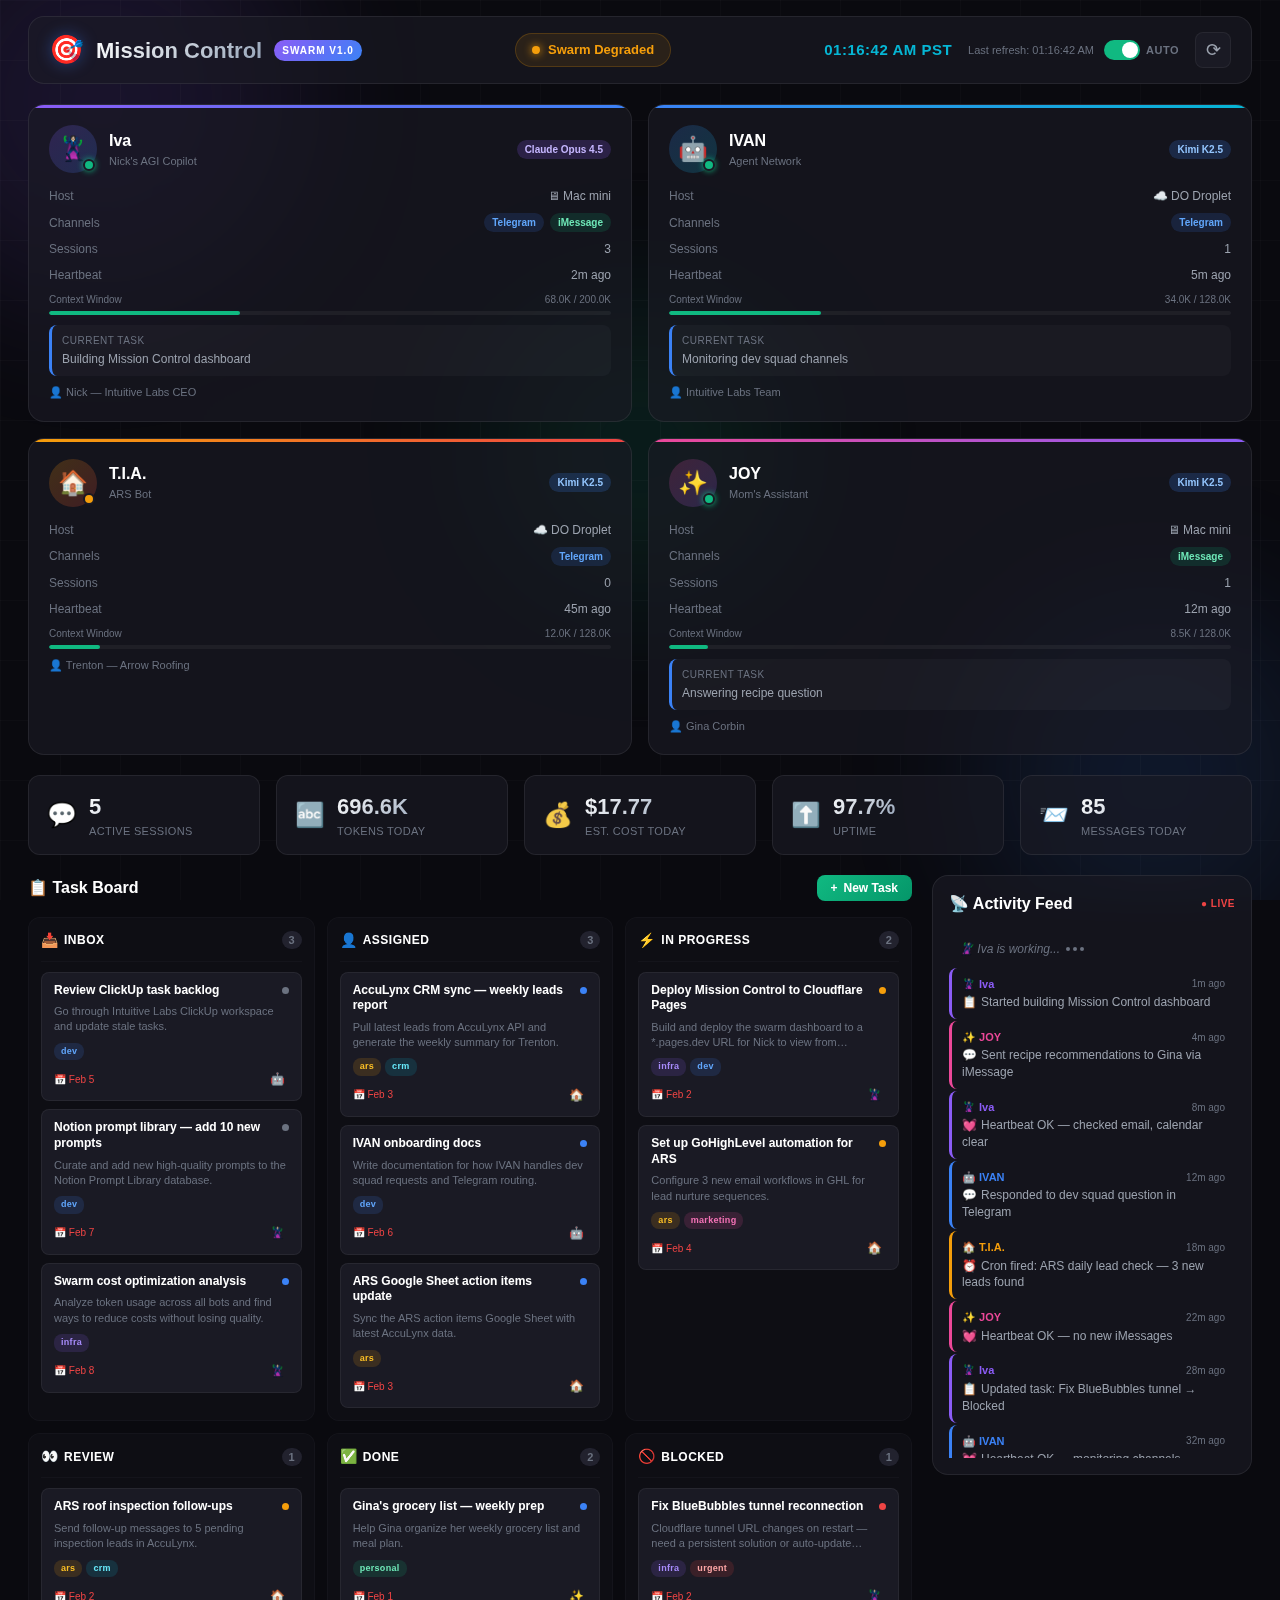
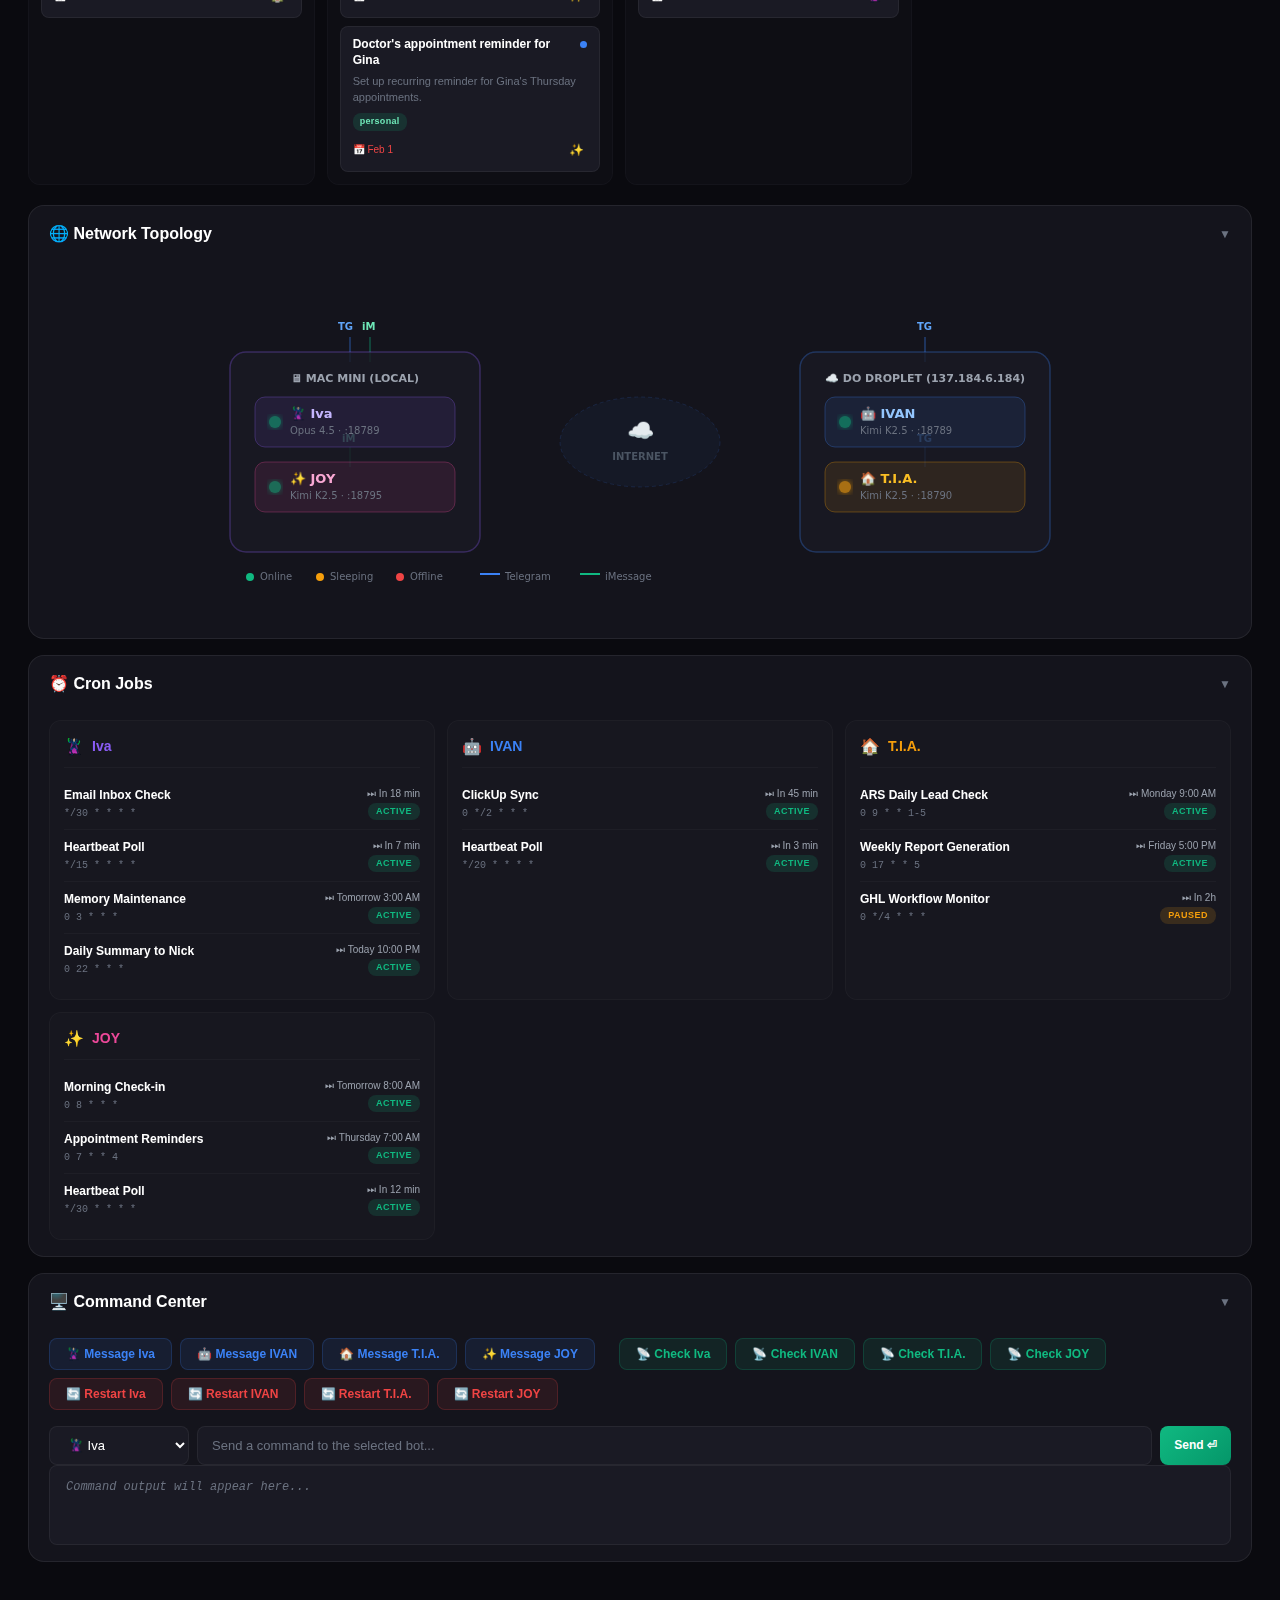
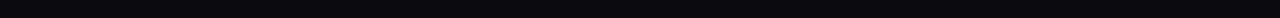
<file: index.html>
<!DOCTYPE html>
<html lang="en">
<head>
    <meta charset="UTF-8">
    <meta name="viewport" content="width=device-width, initial-scale=1.0">
    <title>🎯 Mission Control — OpenClaw Swarm</title>
    <link rel="stylesheet" href="styles.css">
    <link rel="icon" href="data:image/svg+xml,<svg xmlns=%22http://www.w3.org/2000/svg%22 viewBox=%220 0 100 100%22><text y=%22.9em%22 font-size=%2290%22>🎯</text></svg>">
</head>
<body>
    <div class="app">
        <!-- Animated Background -->
        <div class="background">
            <div class="bg-orb bg-orb-1"></div>
            <div class="bg-orb bg-orb-2"></div>
            <div class="bg-orb bg-orb-3"></div>
            <div class="grid-overlay"></div>
        </div>

        <!-- Main Content -->
        <div class="main-content">

            <!-- ===== 1. HEADER BAR ===== -->
            <header class="header">
                <div class="header-left">
                    <span class="logo-icon">🎯</span>
                    <h1>Mission Control</h1>
                    <span class="header-badge">SWARM v1.0</span>
                </div>
                <div class="header-center">
                    <div class="swarm-health" id="swarm-health">
                        <span class="health-dot online"></span>
                        <span class="health-label">Swarm Healthy</span>
                    </div>
                </div>
                <div class="header-right">
                    <div class="live-clock" id="live-clock">--:--:-- PST</div>
                    <div class="refresh-info">
                        <span class="last-refresh" id="last-refresh">Last refresh: --</span>
                        <label class="auto-refresh-toggle">
                            <input type="checkbox" id="auto-refresh" checked>
                            <span class="toggle-slider"></span>
                            <span class="toggle-label">Auto</span>
                        </label>
                    </div>
                    <button class="btn-icon" id="refresh-btn" title="Refresh Now">⟳</button>
                </div>
            </header>

            <!-- ===== 2. AGENT CARDS ROW ===== -->
            <section class="agent-cards-row" id="agent-cards">
                <!-- Cards injected by JS -->
            </section>

            <!-- ===== 3. SWARM STATS BAR ===== -->
            <section class="swarm-stats-bar">
                <div class="swarm-stat">
                    <div class="swarm-stat-icon">💬</div>
                    <div class="swarm-stat-content">
                        <span class="swarm-stat-value" id="stat-sessions">0</span>
                        <span class="swarm-stat-label">Active Sessions</span>
                    </div>
                </div>
                <div class="swarm-stat">
                    <div class="swarm-stat-icon">🔤</div>
                    <div class="swarm-stat-content">
                        <span class="swarm-stat-value" id="stat-tokens">0</span>
                        <span class="swarm-stat-label">Tokens Today</span>
                    </div>
                </div>
                <div class="swarm-stat">
                    <div class="swarm-stat-icon">💰</div>
                    <div class="swarm-stat-content">
                        <span class="swarm-stat-value" id="stat-cost">$0.00</span>
                        <span class="swarm-stat-label">Est. Cost Today</span>
                    </div>
                </div>
                <div class="swarm-stat">
                    <div class="swarm-stat-icon">⬆️</div>
                    <div class="swarm-stat-content">
                        <span class="swarm-stat-value" id="stat-uptime">0%</span>
                        <span class="swarm-stat-label">Uptime</span>
                    </div>
                </div>
                <div class="swarm-stat">
                    <div class="swarm-stat-icon">📨</div>
                    <div class="swarm-stat-content">
                        <span class="swarm-stat-value" id="stat-messages">0</span>
                        <span class="swarm-stat-label">Messages Today</span>
                    </div>
                </div>
            </section>

            <!-- Main Grid: Kanban + Activity Feed -->
            <div class="main-grid">

                <!-- ===== 4. KANBAN TASK BOARD ===== -->
                <section class="kanban-section">
                    <div class="section-header">
                        <h2>📋 Task Board</h2>
                        <button class="btn-primary btn-sm" id="new-task-btn">
                            <span>+</span> New Task
                        </button>
                    </div>
                    <div class="kanban-board" id="kanban-board">
                        <div class="kanban-column" data-status="inbox">
                            <div class="column-header">
                                <span class="column-icon">📥</span>
                                <h3>Inbox</h3>
                                <span class="task-count" data-count="inbox">0</span>
                            </div>
                            <div class="column-tasks" data-status="inbox"></div>
                        </div>
                        <div class="kanban-column" data-status="assigned">
                            <div class="column-header">
                                <span class="column-icon">👤</span>
                                <h3>Assigned</h3>
                                <span class="task-count" data-count="assigned">0</span>
                            </div>
                            <div class="column-tasks" data-status="assigned"></div>
                        </div>
                        <div class="kanban-column" data-status="in-progress">
                            <div class="column-header">
                                <span class="column-icon">⚡</span>
                                <h3>In Progress</h3>
                                <span class="task-count" data-count="in-progress">0</span>
                            </div>
                            <div class="column-tasks" data-status="in-progress"></div>
                        </div>
                        <div class="kanban-column" data-status="review">
                            <div class="column-header">
                                <span class="column-icon">👀</span>
                                <h3>Review</h3>
                                <span class="task-count" data-count="review">0</span>
                            </div>
                            <div class="column-tasks" data-status="review"></div>
                        </div>
                        <div class="kanban-column" data-status="done">
                            <div class="column-header">
                                <span class="column-icon">✅</span>
                                <h3>Done</h3>
                                <span class="task-count" data-count="done">0</span>
                            </div>
                            <div class="column-tasks" data-status="done"></div>
                        </div>
                        <div class="kanban-column" data-status="blocked">
                            <div class="column-header">
                                <span class="column-icon">🚫</span>
                                <h3>Blocked</h3>
                                <span class="task-count" data-count="blocked">0</span>
                            </div>
                            <div class="column-tasks" data-status="blocked"></div>
                        </div>
                    </div>
                </section>

                <!-- ===== 5. ACTIVITY FEED ===== -->
                <aside class="activity-feed" id="activity-feed">
                    <div class="section-header">
                        <h2>📡 Activity Feed</h2>
                        <span class="feed-live-badge">● LIVE</span>
                    </div>
                    <div class="feed-list" id="feed-list">
                        <!-- Injected by JS -->
                    </div>
                </aside>
            </div>

            <!-- ===== 8. NETWORK TOPOLOGY ===== -->
            <section class="network-section collapsible" id="network-section">
                <div class="section-header clickable" data-toggle="network-content">
                    <h2>🌐 Network Topology</h2>
                    <span class="collapse-icon">▼</span>
                </div>
                <div class="collapsible-content" id="network-content">
                    <div class="topology-map" id="topology-map">
                        <!-- SVG topology injected by JS -->
                    </div>
                </div>
            </section>

            <!-- ===== 6. CRON JOBS PANEL ===== -->
            <section class="cron-section collapsible" id="cron-section">
                <div class="section-header clickable" data-toggle="cron-content">
                    <h2>⏰ Cron Jobs</h2>
                    <span class="collapse-icon">▼</span>
                </div>
                <div class="collapsible-content" id="cron-content">
                    <div class="cron-grid" id="cron-grid">
                        <!-- Injected by JS -->
                    </div>
                </div>
            </section>

            <!-- ===== 7. COMMAND CENTER ===== -->
            <section class="command-section collapsible" id="command-section">
                <div class="section-header clickable" data-toggle="command-content">
                    <h2>🖥️ Command Center</h2>
                    <span class="collapse-icon">▼</span>
                </div>
                <div class="collapsible-content" id="command-content">
                    <div class="command-grid">
                        <div class="command-quick-actions" id="command-quick-actions">
                            <!-- Injected by JS -->
                        </div>
                        <div class="command-input-area">
                            <div class="command-target-row">
                                <select id="command-target" class="command-select">
                                    <option value="iva">🦹🏻‍♀️ Iva</option>
                                    <option value="ivan">🤖 IVAN</option>
                                    <option value="tia">🏠 T.I.A.</option>
                                    <option value="joy">✨ JOY</option>
                                </select>
                                <input type="text" id="command-input" class="command-text-input" placeholder="Send a command to the selected bot...">
                                <button class="btn-primary btn-sm" id="command-send">Send ⏎</button>
                            </div>
                            <div class="command-output" id="command-output">
                                <div class="command-output-placeholder">Command output will appear here...</div>
                            </div>
                        </div>
                    </div>
                </div>
            </section>

        </div><!-- /main-content -->
    </div><!-- /app -->

    <!-- ===== NEW TASK MODAL ===== -->
    <div class="modal-overlay" id="modal-overlay">
        <div class="modal">
            <div class="modal-header">
                <h2>New Task</h2>
                <button class="modal-close" id="modal-close">&times;</button>
            </div>
            <form id="task-form">
                <div class="form-group">
                    <label for="task-title">Title</label>
                    <input type="text" id="task-title" placeholder="What needs to be done?" required>
                </div>
                <div class="form-group">
                    <label for="task-description">Description</label>
                    <textarea id="task-description" placeholder="Add details..." rows="3"></textarea>
                </div>
                <div class="form-row">
                    <div class="form-group">
                        <label for="task-assignee">Assignee</label>
                        <select id="task-assignee">
                            <option value="iva">🦹🏻‍♀️ Iva</option>
                            <option value="ivan">🤖 IVAN</option>
                            <option value="tia">🏠 T.I.A.</option>
                            <option value="joy">✨ JOY</option>
                        </select>
                    </div>
                    <div class="form-group">
                        <label for="task-priority-input">Priority</label>
                        <select id="task-priority-input">
                            <option value="low">Low</option>
                            <option value="medium" selected>Medium</option>
                            <option value="high">High</option>
                            <option value="urgent">Urgent</option>
                        </select>
                    </div>
                </div>
                <div class="form-row">
                    <div class="form-group">
                        <label for="task-status-input">Status</label>
                        <select id="task-status-input">
                            <option value="inbox" selected>Inbox</option>
                            <option value="assigned">Assigned</option>
                            <option value="in-progress">In Progress</option>
                            <option value="review">Review</option>
                            <option value="done">Done</option>
                            <option value="blocked">Blocked</option>
                        </select>
                    </div>
                    <div class="form-group">
                        <label for="task-due-input">Due Date</label>
                        <input type="date" id="task-due-input">
                    </div>
                </div>
                <div class="form-group">
                    <label for="task-tags-input">Tags (comma-separated)</label>
                    <input type="text" id="task-tags-input" placeholder="e.g., ars, marketing, dev">
                </div>
                <div class="modal-actions">
                    <button type="button" class="btn-secondary" id="cancel-btn">Cancel</button>
                    <div class="modal-actions-right">
                        <button type="submit" class="btn-primary">Create Task</button>
                    </div>
                </div>
            </form>
        </div>
    </div>

    <!-- ===== TASK DETAIL MODAL ===== -->
    <div class="modal-overlay" id="detail-modal-overlay">
        <div class="modal modal-wide">
            <div class="modal-header">
                <h2 id="detail-title">Task Detail</h2>
                <button class="modal-close" id="detail-modal-close">&times;</button>
            </div>
            <div id="detail-body">
                <!-- Injected by JS -->
            </div>
            <div class="modal-actions">
                <button type="button" class="btn-danger" id="detail-delete-btn">Delete</button>
                <div class="modal-actions-right">
                    <button type="button" class="btn-secondary" id="detail-close-btn">Close</button>
                </div>
            </div>
        </div>
    </div>

    <script src="app.js"></script>
</body>
</html>
</file>
<file: styles.css>
/* ============================================
   MISSION CONTROL — OpenClaw Swarm Dashboard
   ============================================ */

/* Reset & Variables */
* { margin: 0; padding: 0; box-sizing: border-box; }

:root {
    --bg-primary: #0a0a0f;
    --bg-secondary: #12121a;
    --bg-card: #1a1a24;
    --bg-hover: #22222e;
    --bg-glass: rgba(26, 26, 36, 0.6);
    --text-primary: #ffffff;
    --text-secondary: #9ca3af;
    --text-muted: #6b7280;
    --accent-green: #10b981;
    --accent-green-glow: rgba(16, 185, 129, 0.3);
    --accent-blue: #3b82f6;
    --accent-blue-glow: rgba(59, 130, 246, 0.3);
    --accent-purple: #8b5cf6;
    --accent-purple-glow: rgba(139, 92, 246, 0.3);
    --accent-orange: #f59e0b;
    --accent-orange-glow: rgba(245, 158, 11, 0.3);
    --accent-red: #ef4444;
    --accent-red-glow: rgba(239, 68, 68, 0.3);
    --accent-pink: #ec4899;
    --accent-cyan: #06b6d4;
    --border-color: rgba(255, 255, 255, 0.06);
    --border-subtle: rgba(255, 255, 255, 0.03);
    --shadow: 0 4px 6px -1px rgba(0, 0, 0, 0.3);
    --shadow-lg: 0 10px 25px -5px rgba(0, 0, 0, 0.5);
    --shadow-glow-green: 0 0 20px rgba(16, 185, 129, 0.15);
    --shadow-glow-blue: 0 0 20px rgba(59, 130, 246, 0.15);
    --shadow-glow-purple: 0 0 20px rgba(139, 92, 246, 0.15);
    --shadow-glow-orange: 0 0 20px rgba(245, 158, 11, 0.15);
    --glass-blur: blur(20px);
    --glass-border: 1px solid rgba(255, 255, 255, 0.08);
    --radius: 12px;
    --radius-sm: 8px;
    --radius-lg: 16px;
    --transition: all 0.3s cubic-bezier(0.4, 0, 0.2, 1);
}

body {
    font-family: -apple-system, BlinkMacSystemFont, 'SF Pro Display', 'Segoe UI', Roboto, sans-serif;
    background: var(--bg-primary);
    color: var(--text-primary);
    min-height: 100vh;
    overflow-x: hidden;
    line-height: 1.5;
}

/* ===== ANIMATED BACKGROUND ===== */
.background {
    position: fixed;
    inset: 0;
    z-index: 0;
    overflow: hidden;
}

.bg-orb {
    position: absolute;
    border-radius: 50%;
    filter: blur(80px);
    opacity: 0.12;
    animation: orbFloat 20s ease-in-out infinite;
}

.bg-orb-1 {
    width: 400px; height: 400px;
    background: var(--accent-purple);
    top: -100px; left: -100px;
    animation-delay: 0s;
}

.bg-orb-2 {
    width: 350px; height: 350px;
    background: var(--accent-blue);
    bottom: -50px; right: -50px;
    animation-delay: -7s;
}

.bg-orb-3 {
    width: 300px; height: 300px;
    background: var(--accent-green);
    top: 50%; left: 50%;
    transform: translate(-50%, -50%);
    animation-delay: -14s;
}

@keyframes orbFloat {
    0%, 100% { transform: translate(0, 0) scale(1); }
    33% { transform: translate(30px, -30px) scale(1.05); }
    66% { transform: translate(-20px, 20px) scale(0.95); }
}

.grid-overlay {
    position: absolute;
    inset: 0;
    background-image:
        linear-gradient(rgba(255,255,255,0.02) 1px, transparent 1px),
        linear-gradient(90deg, rgba(255,255,255,0.02) 1px, transparent 1px);
    background-size: 60px 60px;
}

/* ===== MAIN CONTENT ===== */
.main-content {
    position: relative;
    z-index: 1;
    padding: 16px 28px 40px;
    max-width: 1800px;
    margin: 0 auto;
}

/* ===== HEADER BAR ===== */
.header {
    display: flex;
    justify-content: space-between;
    align-items: center;
    padding: 12px 20px;
    margin-bottom: 20px;
    background: var(--bg-glass);
    backdrop-filter: var(--glass-blur);
    border: var(--glass-border);
    border-radius: var(--radius-lg);
}

.header-left {
    display: flex;
    align-items: center;
    gap: 12px;
}

.logo-icon {
    font-size: 28px;
    filter: drop-shadow(0 0 8px rgba(59,130,246,0.4));
}

.header h1 {
    font-size: 22px;
    font-weight: 700;
    background: linear-gradient(135deg, #fff 0%, #94a3b8 100%);
    -webkit-background-clip: text;
    -webkit-text-fill-color: transparent;
    background-clip: text;
}

.header-badge {
    font-size: 10px;
    font-weight: 700;
    letter-spacing: 1px;
    padding: 3px 8px;
    background: linear-gradient(135deg, var(--accent-purple), var(--accent-blue));
    border-radius: 20px;
    color: white;
    text-transform: uppercase;
}

.header-center {
    display: flex;
    align-items: center;
}

.swarm-health {
    display: flex;
    align-items: center;
    gap: 8px;
    padding: 6px 16px;
    background: rgba(16, 185, 129, 0.1);
    border: 1px solid rgba(16, 185, 129, 0.2);
    border-radius: 20px;
}

.swarm-health.degraded {
    background: rgba(245, 158, 11, 0.1);
    border-color: rgba(245, 158, 11, 0.2);
}

.swarm-health.critical {
    background: rgba(239, 68, 68, 0.1);
    border-color: rgba(239, 68, 68, 0.2);
}

.health-dot {
    width: 8px; height: 8px;
    border-radius: 50%;
    background: var(--accent-green);
    box-shadow: 0 0 8px var(--accent-green);
    animation: pulse 2s ease-in-out infinite;
}

.health-dot.degraded { background: var(--accent-orange); box-shadow: 0 0 8px var(--accent-orange); }
.health-dot.critical { background: var(--accent-red); box-shadow: 0 0 8px var(--accent-red); }

.health-label {
    font-size: 13px;
    font-weight: 600;
    color: var(--accent-green);
}

.swarm-health.degraded .health-label { color: var(--accent-orange); }
.swarm-health.critical .health-label { color: var(--accent-red); }

.header-right {
    display: flex;
    align-items: center;
    gap: 16px;
}

.live-clock {
    font-size: 15px;
    font-weight: 600;
    font-variant-numeric: tabular-nums;
    color: var(--accent-cyan);
    letter-spacing: 0.5px;
}

.refresh-info {
    display: flex;
    align-items: center;
    gap: 10px;
}

.last-refresh {
    font-size: 11px;
    color: var(--text-muted);
}

.auto-refresh-toggle {
    display: flex;
    align-items: center;
    gap: 6px;
    cursor: pointer;
}

.auto-refresh-toggle input { display: none; }

.toggle-slider {
    width: 36px; height: 20px;
    background: var(--bg-hover);
    border-radius: 10px;
    position: relative;
    transition: var(--transition);
}

.toggle-slider::after {
    content: '';
    position: absolute;
    width: 16px; height: 16px;
    border-radius: 50%;
    background: var(--text-muted);
    top: 2px; left: 2px;
    transition: var(--transition);
}

.auto-refresh-toggle input:checked + .toggle-slider {
    background: var(--accent-green);
}

.auto-refresh-toggle input:checked + .toggle-slider::after {
    background: white;
    transform: translateX(16px);
}

.toggle-label {
    font-size: 11px;
    color: var(--text-muted);
    font-weight: 600;
    text-transform: uppercase;
    letter-spacing: 0.5px;
}

.btn-icon {
    width: 36px; height: 36px;
    display: flex;
    align-items: center;
    justify-content: center;
    background: var(--bg-card);
    border: 1px solid var(--border-color);
    border-radius: var(--radius-sm);
    color: var(--text-secondary);
    font-size: 18px;
    cursor: pointer;
    transition: var(--transition);
}

.btn-icon:hover {
    background: var(--bg-hover);
    color: var(--text-primary);
    transform: rotate(180deg);
}

/* ===== AGENT CARDS ROW ===== */
.agent-cards-row {
    display: grid;
    grid-template-columns: repeat(4, 1fr);
    gap: 16px;
    margin-bottom: 20px;
}

.agent-card {
    background: var(--bg-glass);
    backdrop-filter: var(--glass-blur);
    border: var(--glass-border);
    border-radius: var(--radius-lg);
    padding: 20px;
    transition: var(--transition);
    position: relative;
    overflow: hidden;
}

.agent-card::before {
    content: '';
    position: absolute;
    top: 0; left: 0; right: 0;
    height: 3px;
    border-radius: var(--radius-lg) var(--radius-lg) 0 0;
}

.agent-card[data-agent="iva"]::before { background: linear-gradient(90deg, var(--accent-purple), var(--accent-blue)); }
.agent-card[data-agent="ivan"]::before { background: linear-gradient(90deg, var(--accent-blue), var(--accent-cyan)); }
.agent-card[data-agent="tia"]::before { background: linear-gradient(90deg, var(--accent-orange), var(--accent-red)); }
.agent-card[data-agent="joy"]::before { background: linear-gradient(90deg, var(--accent-pink), var(--accent-purple)); }

.agent-card:hover {
    transform: translateY(-4px);
    box-shadow: var(--shadow-lg);
    border-color: rgba(255,255,255,0.12);
}

.agent-card[data-agent="iva"]:hover { box-shadow: var(--shadow-glow-purple); }
.agent-card[data-agent="ivan"]:hover { box-shadow: var(--shadow-glow-blue); }
.agent-card[data-agent="tia"]:hover { box-shadow: var(--shadow-glow-orange); }
.agent-card[data-agent="joy"]:hover { box-shadow: var(--shadow-glow-purple); }

.agent-card-top {
    display: flex;
    align-items: center;
    gap: 12px;
    margin-bottom: 14px;
}

.agent-avatar {
    width: 48px; height: 48px;
    border-radius: 50%;
    display: flex;
    align-items: center;
    justify-content: center;
    font-size: 24px;
    position: relative;
    flex-shrink: 0;
}

.agent-avatar[data-agent="iva"] { background: linear-gradient(135deg, rgba(139,92,246,0.2), rgba(59,130,246,0.2)); }
.agent-avatar[data-agent="ivan"] { background: linear-gradient(135deg, rgba(59,130,246,0.2), rgba(6,182,212,0.2)); }
.agent-avatar[data-agent="tia"] { background: linear-gradient(135deg, rgba(245,158,11,0.2), rgba(239,68,68,0.2)); }
.agent-avatar[data-agent="joy"] { background: linear-gradient(135deg, rgba(236,72,153,0.2), rgba(139,92,246,0.2)); }

.agent-status-dot {
    position: absolute;
    bottom: 2px; right: 2px;
    width: 12px; height: 12px;
    border-radius: 50%;
    border: 2px solid var(--bg-card);
}

.agent-status-dot.online {
    background: var(--accent-green);
    box-shadow: 0 0 6px var(--accent-green);
    animation: pulse 2s ease-in-out infinite;
}

.agent-status-dot.offline {
    background: var(--accent-red);
}

.agent-status-dot.sleeping {
    background: var(--accent-orange);
    animation: sleepPulse 3s ease-in-out infinite;
}

@keyframes pulse {
    0%, 100% { opacity: 1; }
    50% { opacity: 0.5; }
}

@keyframes sleepPulse {
    0%, 100% { opacity: 1; transform: scale(1); }
    50% { opacity: 0.4; transform: scale(0.8); }
}

.agent-name-block {
    flex: 1;
    min-width: 0;
}

.agent-name {
    font-size: 16px;
    font-weight: 700;
    color: var(--text-primary);
    white-space: nowrap;
    overflow: hidden;
    text-overflow: ellipsis;
}

.agent-role {
    font-size: 11px;
    color: var(--text-muted);
    white-space: nowrap;
    overflow: hidden;
    text-overflow: ellipsis;
}

.agent-model-badge {
    font-size: 10px;
    padding: 2px 8px;
    border-radius: 10px;
    font-weight: 600;
    white-space: nowrap;
}

.model-opus { background: rgba(139,92,246,0.2); color: #c4b5fd; }
.model-kimi { background: rgba(59,130,246,0.2); color: #93c5fd; }

.agent-details {
    display: flex;
    flex-direction: column;
    gap: 8px;
    font-size: 12px;
}

.agent-detail-row {
    display: flex;
    justify-content: space-between;
    align-items: center;
}

.agent-detail-label {
    color: var(--text-muted);
}

.agent-detail-value {
    color: var(--text-secondary);
    font-weight: 500;
}

.channel-badges {
    display: flex;
    gap: 6px;
}

.channel-badge {
    font-size: 10px;
    padding: 2px 8px;
    border-radius: 10px;
    font-weight: 600;
}

.badge-telegram { background: rgba(59,130,246,0.15); color: #60a5fa; }
.badge-imessage { background: rgba(16,185,129,0.15); color: #6ee7b7; }

.context-bar {
    margin-top: 8px;
}

.context-bar-label {
    display: flex;
    justify-content: space-between;
    font-size: 10px;
    color: var(--text-muted);
    margin-bottom: 4px;
}

.context-bar-track {
    height: 4px;
    background: rgba(255,255,255,0.05);
    border-radius: 2px;
    overflow: hidden;
}

.context-bar-fill {
    height: 100%;
    border-radius: 2px;
    transition: width 0.5s ease;
}

.context-bar-fill.low { background: var(--accent-green); }
.context-bar-fill.medium { background: var(--accent-orange); }
.context-bar-fill.high { background: var(--accent-red); }

.agent-task-current {
    margin-top: 10px;
    padding: 8px 10px;
    background: rgba(255,255,255,0.03);
    border-radius: var(--radius-sm);
    border-left: 3px solid var(--accent-blue);
}

.agent-task-label {
    font-size: 10px;
    color: var(--text-muted);
    text-transform: uppercase;
    letter-spacing: 0.5px;
    margin-bottom: 2px;
}

.agent-task-name {
    font-size: 12px;
    color: var(--text-secondary);
    white-space: nowrap;
    overflow: hidden;
    text-overflow: ellipsis;
}

.agent-client {
    margin-top: 8px;
    font-size: 11px;
    color: var(--text-muted);
    display: flex;
    align-items: center;
    gap: 4px;
}

/* ===== SWARM STATS BAR ===== */
.swarm-stats-bar {
    display: grid;
    grid-template-columns: repeat(5, 1fr);
    gap: 16px;
    margin-bottom: 20px;
}

.swarm-stat {
    display: flex;
    align-items: center;
    gap: 12px;
    padding: 14px 18px;
    background: var(--bg-glass);
    backdrop-filter: var(--glass-blur);
    border: var(--glass-border);
    border-radius: var(--radius);
    transition: var(--transition);
}

.swarm-stat:hover {
    transform: translateY(-2px);
    border-color: rgba(255,255,255,0.12);
}

.swarm-stat-icon {
    font-size: 24px;
    filter: grayscale(0.2);
}

.swarm-stat-content {
    display: flex;
    flex-direction: column;
}

.swarm-stat-value {
    font-size: 22px;
    font-weight: 700;
    font-variant-numeric: tabular-nums;
    background: linear-gradient(135deg, #fff 0%, #94a3b8 100%);
    -webkit-background-clip: text;
    -webkit-text-fill-color: transparent;
    background-clip: text;
}

.swarm-stat-label {
    font-size: 11px;
    color: var(--text-muted);
    font-weight: 500;
    text-transform: uppercase;
    letter-spacing: 0.3px;
}

/* ===== MAIN GRID (Kanban + Feed) ===== */
.main-grid {
    display: grid;
    grid-template-columns: 1fr 320px;
    gap: 20px;
    margin-bottom: 20px;
}

.section-header {
    display: flex;
    justify-content: space-between;
    align-items: center;
    margin-bottom: 16px;
}

.section-header h2 {
    font-size: 16px;
    font-weight: 700;
    color: var(--text-primary);
}

/* ===== KANBAN BOARD ===== */
.kanban-section {
    min-width: 0;
}

.kanban-board {
    display: grid;
    grid-template-columns: repeat(6, 1fr);
    gap: 12px;
    overflow-x: auto;
}

.kanban-column {
    background: rgba(18, 18, 26, 0.5);
    border-radius: var(--radius);
    padding: 12px;
    min-height: 300px;
    border: 1px solid var(--border-subtle);
    transition: var(--transition);
    min-width: 150px;
}

.kanban-column.drag-over {
    background: rgba(16, 185, 129, 0.08);
    border-color: var(--accent-green);
}

.column-header {
    display: flex;
    align-items: center;
    gap: 6px;
    padding-bottom: 10px;
    margin-bottom: 10px;
    border-bottom: 1px solid var(--border-subtle);
}

.column-icon { font-size: 14px; }

.column-header h3 {
    font-size: 12px;
    font-weight: 700;
    color: var(--text-primary);
    flex: 1;
    text-transform: uppercase;
    letter-spacing: 0.5px;
}

.task-count {
    background: var(--bg-hover);
    color: var(--text-muted);
    padding: 1px 7px;
    border-radius: 10px;
    font-size: 11px;
    font-weight: 600;
}

.column-tasks {
    display: flex;
    flex-direction: column;
    gap: 8px;
    min-height: 100px;
}

/* Task Cards */
.task-card {
    background: var(--bg-card);
    border-radius: var(--radius-sm);
    padding: 10px 12px;
    cursor: grab;
    border: 1px solid var(--border-color);
    transition: var(--transition);
}

.task-card:hover {
    transform: translateY(-2px);
    box-shadow: var(--shadow-lg);
    border-color: rgba(255,255,255,0.1);
}

.task-card.dragging {
    opacity: 0.4;
    cursor: grabbing;
}

.task-card-header {
    display: flex;
    justify-content: space-between;
    align-items: flex-start;
    margin-bottom: 6px;
    gap: 6px;
}

.task-title {
    font-size: 12px;
    font-weight: 600;
    color: var(--text-primary);
    line-height: 1.3;
    flex: 1;
}

.task-priority {
    width: 7px; height: 7px;
    border-radius: 50%;
    flex-shrink: 0;
    margin-top: 4px;
}

.task-priority.low { background: var(--text-muted); }
.task-priority.medium { background: var(--accent-blue); }
.task-priority.high { background: var(--accent-orange); }
.task-priority.urgent { background: var(--accent-red); animation: pulse 1s infinite; }

.task-description {
    font-size: 11px;
    color: var(--text-muted);
    margin-bottom: 8px;
    line-height: 1.4;
    display: -webkit-box;
    -webkit-line-clamp: 2;
    -webkit-box-orient: vertical;
    overflow: hidden;
}

.task-tags {
    display: flex;
    flex-wrap: wrap;
    gap: 4px;
    margin-bottom: 8px;
}

.task-tag {
    padding: 2px 7px;
    border-radius: 8px;
    font-size: 9px;
    font-weight: 600;
    letter-spacing: 0.3px;
}

.task-tag.ars { background: rgba(245,158,11,0.15); color: #fbbf24; }
.task-tag.dev { background: rgba(59,130,246,0.15); color: #60a5fa; }
.task-tag.marketing { background: rgba(236,72,153,0.15); color: #f472b6; }
.task-tag.infra { background: rgba(139,92,246,0.15); color: #a78bfa; }
.task-tag.personal { background: rgba(16,185,129,0.15); color: #6ee7b7; }
.task-tag.crm { background: rgba(6,182,212,0.15); color: #67e8f9; }
.task-tag.urgent { background: rgba(239,68,68,0.15); color: #fca5a5; }
.task-tag.default { background: rgba(255,255,255,0.05); color: var(--text-secondary); }

.task-meta {
    display: flex;
    justify-content: space-between;
    align-items: center;
}

.task-due {
    font-size: 10px;
    color: var(--text-muted);
    display: flex;
    align-items: center;
    gap: 3px;
}

.task-due.overdue { color: var(--accent-red); }
.task-due.soon { color: var(--accent-orange); }

.task-assignee-badge {
    width: 22px; height: 22px;
    border-radius: 50%;
    display: flex;
    align-items: center;
    justify-content: center;
    font-size: 12px;
    cursor: default;
}

/* ===== ACTIVITY FEED ===== */
.activity-feed {
    background: var(--bg-glass);
    backdrop-filter: var(--glass-blur);
    border: var(--glass-border);
    border-radius: var(--radius-lg);
    padding: 16px;
    max-height: 600px;
    display: flex;
    flex-direction: column;
}

.feed-live-badge {
    font-size: 10px;
    font-weight: 700;
    color: var(--accent-red);
    letter-spacing: 0.5px;
    animation: pulse 1.5s infinite;
}

.feed-list {
    flex: 1;
    overflow-y: auto;
    display: flex;
    flex-direction: column;
    gap: 2px;
}

.feed-item {
    padding: 8px 10px;
    border-radius: var(--radius-sm);
    transition: background 0.2s;
    border-left: 3px solid transparent;
    animation: feedSlideIn 0.3s ease-out;
}

@keyframes feedSlideIn {
    from { opacity: 0; transform: translateX(-10px); }
    to { opacity: 1; transform: translateX(0); }
}

.feed-item:hover { background: rgba(255,255,255,0.02); }

.feed-item[data-bot="iva"] { border-left-color: var(--accent-purple); }
.feed-item[data-bot="ivan"] { border-left-color: var(--accent-blue); }
.feed-item[data-bot="tia"] { border-left-color: var(--accent-orange); }
.feed-item[data-bot="joy"] { border-left-color: var(--accent-pink); }

.feed-item-header {
    display: flex;
    justify-content: space-between;
    align-items: center;
    margin-bottom: 2px;
}

.feed-bot-name {
    font-size: 11px;
    font-weight: 700;
}

.feed-bot-name[data-bot="iva"] { color: var(--accent-purple); }
.feed-bot-name[data-bot="ivan"] { color: var(--accent-blue); }
.feed-bot-name[data-bot="tia"] { color: var(--accent-orange); }
.feed-bot-name[data-bot="joy"] { color: var(--accent-pink); }

.feed-time {
    font-size: 10px;
    color: var(--text-muted);
    font-variant-numeric: tabular-nums;
}

.feed-message {
    font-size: 12px;
    color: var(--text-secondary);
    line-height: 1.4;
}

.feed-type-icon {
    margin-right: 4px;
}

.feed-typing {
    display: flex;
    align-items: center;
    gap: 6px;
    padding: 8px 10px;
    font-size: 12px;
    color: var(--text-muted);
    font-style: italic;
}

.typing-dots {
    display: flex;
    gap: 3px;
}

.typing-dots span {
    width: 4px; height: 4px;
    border-radius: 50%;
    background: var(--text-muted);
    animation: typingBounce 1.4s ease-in-out infinite;
}

.typing-dots span:nth-child(2) { animation-delay: 0.2s; }
.typing-dots span:nth-child(3) { animation-delay: 0.4s; }

@keyframes typingBounce {
    0%, 60%, 100% { transform: translateY(0); }
    30% { transform: translateY(-4px); }
}

/* ===== COLLAPSIBLE SECTIONS ===== */
.collapsible {
    background: var(--bg-glass);
    backdrop-filter: var(--glass-blur);
    border: var(--glass-border);
    border-radius: var(--radius-lg);
    padding: 16px 20px;
    margin-bottom: 16px;
}

.clickable {
    cursor: pointer;
    user-select: none;
}

.clickable:hover .collapse-icon {
    color: var(--text-primary);
}

.collapse-icon {
    font-size: 12px;
    color: var(--text-muted);
    transition: var(--transition);
}

.collapsible-content {
    overflow: hidden;
    max-height: 1000px;
    transition: max-height 0.4s ease, opacity 0.3s ease;
    opacity: 1;
}

.collapsible-content.collapsed {
    max-height: 0;
    opacity: 0;
}

.collapsed + .collapse-icon,
.collapsible.is-collapsed .collapse-icon {
    transform: rotate(-90deg);
}

/* ===== NETWORK TOPOLOGY ===== */
.topology-map {
    padding: 20px 0;
    display: flex;
    justify-content: center;
}

.topology-map svg {
    max-width: 100%;
    height: auto;
}

.topo-node {
    transition: var(--transition);
}

.topo-node:hover {
    filter: brightness(1.2);
}

/* ===== CRON JOBS ===== */
.cron-grid {
    display: grid;
    grid-template-columns: repeat(auto-fill, minmax(320px, 1fr));
    gap: 12px;
    padding-top: 8px;
}

.cron-group {
    background: rgba(255,255,255,0.02);
    border-radius: var(--radius);
    padding: 14px;
    border: 1px solid var(--border-subtle);
}

.cron-group-header {
    display: flex;
    align-items: center;
    gap: 8px;
    margin-bottom: 10px;
    padding-bottom: 8px;
    border-bottom: 1px solid var(--border-subtle);
}

.cron-group-name {
    font-size: 14px;
    font-weight: 700;
}

.cron-item {
    display: flex;
    justify-content: space-between;
    align-items: center;
    padding: 8px 0;
    border-bottom: 1px solid var(--border-subtle);
}

.cron-item:last-child { border-bottom: none; }

.cron-item-left {
    display: flex;
    flex-direction: column;
    gap: 2px;
}

.cron-name {
    font-size: 12px;
    font-weight: 600;
    color: var(--text-primary);
}

.cron-schedule {
    font-size: 10px;
    color: var(--text-muted);
    font-family: 'SF Mono', 'Fira Code', monospace;
}

.cron-item-right {
    display: flex;
    flex-direction: column;
    align-items: flex-end;
    gap: 2px;
}

.cron-next {
    font-size: 10px;
    color: var(--text-secondary);
}

.cron-status-badge {
    font-size: 9px;
    font-weight: 700;
    padding: 2px 8px;
    border-radius: 8px;
    text-transform: uppercase;
    letter-spacing: 0.5px;
}

.cron-status-badge.active {
    background: rgba(16,185,129,0.15);
    color: var(--accent-green);
}

.cron-status-badge.paused {
    background: rgba(245,158,11,0.15);
    color: var(--accent-orange);
}

.cron-status-badge.error {
    background: rgba(239,68,68,0.15);
    color: var(--accent-red);
}

/* ===== COMMAND CENTER ===== */
.command-grid {
    display: flex;
    flex-direction: column;
    gap: 16px;
    padding-top: 8px;
}

.command-quick-actions {
    display: flex;
    flex-wrap: wrap;
    gap: 8px;
}

.cmd-btn {
    padding: 8px 16px;
    border-radius: var(--radius-sm);
    font-size: 12px;
    font-weight: 600;
    cursor: pointer;
    transition: var(--transition);
    border: 1px solid var(--border-color);
    display: flex;
    align-items: center;
    gap: 6px;
}

.cmd-btn-message {
    background: rgba(59,130,246,0.1);
    color: var(--accent-blue);
    border-color: rgba(59,130,246,0.2);
}

.cmd-btn-message:hover {
    background: rgba(59,130,246,0.2);
    transform: translateY(-1px);
}

.cmd-btn-restart {
    background: rgba(239,68,68,0.1);
    color: var(--accent-red);
    border-color: rgba(239,68,68,0.2);
}

.cmd-btn-restart:hover {
    background: rgba(239,68,68,0.2);
    transform: translateY(-1px);
}

.cmd-btn-status {
    background: rgba(16,185,129,0.1);
    color: var(--accent-green);
    border-color: rgba(16,185,129,0.2);
}

.cmd-btn-status:hover {
    background: rgba(16,185,129,0.2);
    transform: translateY(-1px);
}

.command-target-row {
    display: flex;
    gap: 8px;
}

.command-select {
    padding: 10px 14px;
    background: var(--bg-card);
    border: 1px solid var(--border-color);
    border-radius: var(--radius-sm);
    color: var(--text-primary);
    font-size: 13px;
    outline: none;
    min-width: 140px;
}

.command-text-input {
    flex: 1;
    padding: 10px 14px;
    background: var(--bg-card);
    border: 1px solid var(--border-color);
    border-radius: var(--radius-sm);
    color: var(--text-primary);
    font-size: 13px;
    outline: none;
    transition: border-color 0.2s;
}

.command-text-input:focus {
    border-color: var(--accent-blue);
}

.command-text-input::placeholder {
    color: var(--text-muted);
}

.command-output {
    background: var(--bg-card);
    border: 1px solid var(--border-color);
    border-radius: var(--radius-sm);
    padding: 12px 16px;
    min-height: 80px;
    max-height: 200px;
    overflow-y: auto;
    font-family: 'SF Mono', 'Fira Code', monospace;
    font-size: 12px;
    color: var(--text-secondary);
}

.command-output-placeholder {
    color: var(--text-muted);
    font-style: italic;
}

/* ===== BUTTONS ===== */
.btn-primary {
    display: inline-flex;
    align-items: center;
    gap: 6px;
    padding: 10px 20px;
    background: linear-gradient(135deg, var(--accent-green), #059669);
    color: white;
    border: none;
    border-radius: var(--radius-sm);
    font-size: 13px;
    font-weight: 600;
    cursor: pointer;
    transition: var(--transition);
}

.btn-primary:hover {
    transform: translateY(-1px);
    box-shadow: var(--shadow-glow-green);
}

.btn-primary.btn-sm {
    padding: 6px 14px;
    font-size: 12px;
}

.btn-secondary {
    padding: 10px 20px;
    background: var(--bg-card);
    color: var(--text-secondary);
    border: 1px solid var(--border-color);
    border-radius: var(--radius-sm);
    font-size: 13px;
    font-weight: 500;
    cursor: pointer;
    transition: var(--transition);
}

.btn-secondary:hover {
    background: var(--bg-hover);
    color: var(--text-primary);
}

.btn-danger {
    padding: 10px 20px;
    background: transparent;
    color: var(--accent-red);
    border: 1px solid rgba(239,68,68,0.3);
    border-radius: var(--radius-sm);
    font-size: 13px;
    font-weight: 500;
    cursor: pointer;
    transition: var(--transition);
}

.btn-danger:hover {
    background: var(--accent-red);
    color: white;
}

/* ===== MODAL ===== */
.modal-overlay {
    position: fixed;
    inset: 0;
    background: rgba(0, 0, 0, 0.6);
    backdrop-filter: blur(8px);
    display: flex;
    align-items: center;
    justify-content: center;
    z-index: 1000;
    opacity: 0;
    visibility: hidden;
    transition: all 0.3s ease;
}

.modal-overlay.active {
    opacity: 1;
    visibility: visible;
}

.modal {
    background: var(--bg-secondary);
    border-radius: var(--radius-lg);
    padding: 24px;
    width: 90%;
    max-width: 520px;
    max-height: 90vh;
    overflow-y: auto;
    border: var(--glass-border);
    box-shadow: var(--shadow-lg);
    transform: translateY(20px) scale(0.95);
    transition: transform 0.3s ease;
}

.modal-wide {
    max-width: 640px;
}

.modal-overlay.active .modal {
    transform: translateY(0) scale(1);
}

.modal-header {
    display: flex;
    justify-content: space-between;
    align-items: center;
    margin-bottom: 20px;
}

.modal-header h2 {
    font-size: 18px;
    font-weight: 700;
}

.modal-close {
    background: none;
    border: none;
    color: var(--text-muted);
    font-size: 24px;
    cursor: pointer;
    transition: color 0.2s;
    line-height: 1;
}

.modal-close:hover {
    color: var(--text-primary);
}

.form-group {
    margin-bottom: 16px;
}

.form-group label {
    display: block;
    font-size: 12px;
    font-weight: 600;
    color: var(--text-secondary);
    margin-bottom: 6px;
    text-transform: uppercase;
    letter-spacing: 0.3px;
}

.form-group input,
.form-group textarea,
.form-group select {
    width: 100%;
    padding: 10px 14px;
    background: var(--bg-card);
    border: 1px solid var(--border-color);
    border-radius: var(--radius-sm);
    color: var(--text-primary);
    font-size: 13px;
    outline: none;
    transition: border-color 0.2s;
}

.form-group input:focus,
.form-group textarea:focus,
.form-group select:focus {
    border-color: var(--accent-green);
}

.form-group input::placeholder,
.form-group textarea::placeholder {
    color: var(--text-muted);
}

.form-row {
    display: grid;
    grid-template-columns: 1fr 1fr;
    gap: 12px;
}

.modal-actions {
    display: flex;
    justify-content: space-between;
    align-items: center;
    gap: 12px;
    margin-top: 20px;
    padding-top: 16px;
    border-top: 1px solid var(--border-color);
}

.modal-actions-right {
    display: flex;
    gap: 10px;
}

.detail-field {
    margin-bottom: 14px;
}

.detail-field-label {
    font-size: 11px;
    font-weight: 600;
    color: var(--text-muted);
    text-transform: uppercase;
    letter-spacing: 0.5px;
    margin-bottom: 4px;
}

.detail-field-value {
    font-size: 14px;
    color: var(--text-secondary);
    line-height: 1.5;
}

/* ===== SCROLLBAR ===== */
::-webkit-scrollbar { width: 6px; height: 6px; }
::-webkit-scrollbar-track { background: transparent; }
::-webkit-scrollbar-thumb { background: rgba(255,255,255,0.08); border-radius: 3px; }
::-webkit-scrollbar-thumb:hover { background: rgba(255,255,255,0.15); }

/* ===== RESPONSIVE ===== */
@media (max-width: 1400px) {
    .agent-cards-row { grid-template-columns: repeat(2, 1fr); }
    .kanban-board { grid-template-columns: repeat(3, 1fr); }
}

@media (max-width: 1100px) {
    .main-grid { grid-template-columns: 1fr; }
    .activity-feed { max-height: 400px; }
    .swarm-stats-bar { grid-template-columns: repeat(3, 1fr); }
}

@media (max-width: 768px) {
    .main-content { padding: 12px 16px 30px; }
    .header { flex-wrap: wrap; gap: 10px; padding: 12px; }
    .header-center { order: 3; width: 100%; justify-content: center; }
    .agent-cards-row { grid-template-columns: 1fr; }
    .kanban-board { grid-template-columns: 1fr; }
    .swarm-stats-bar { grid-template-columns: 1fr 1fr; }
    .form-row { grid-template-columns: 1fr; }
}
</file>
